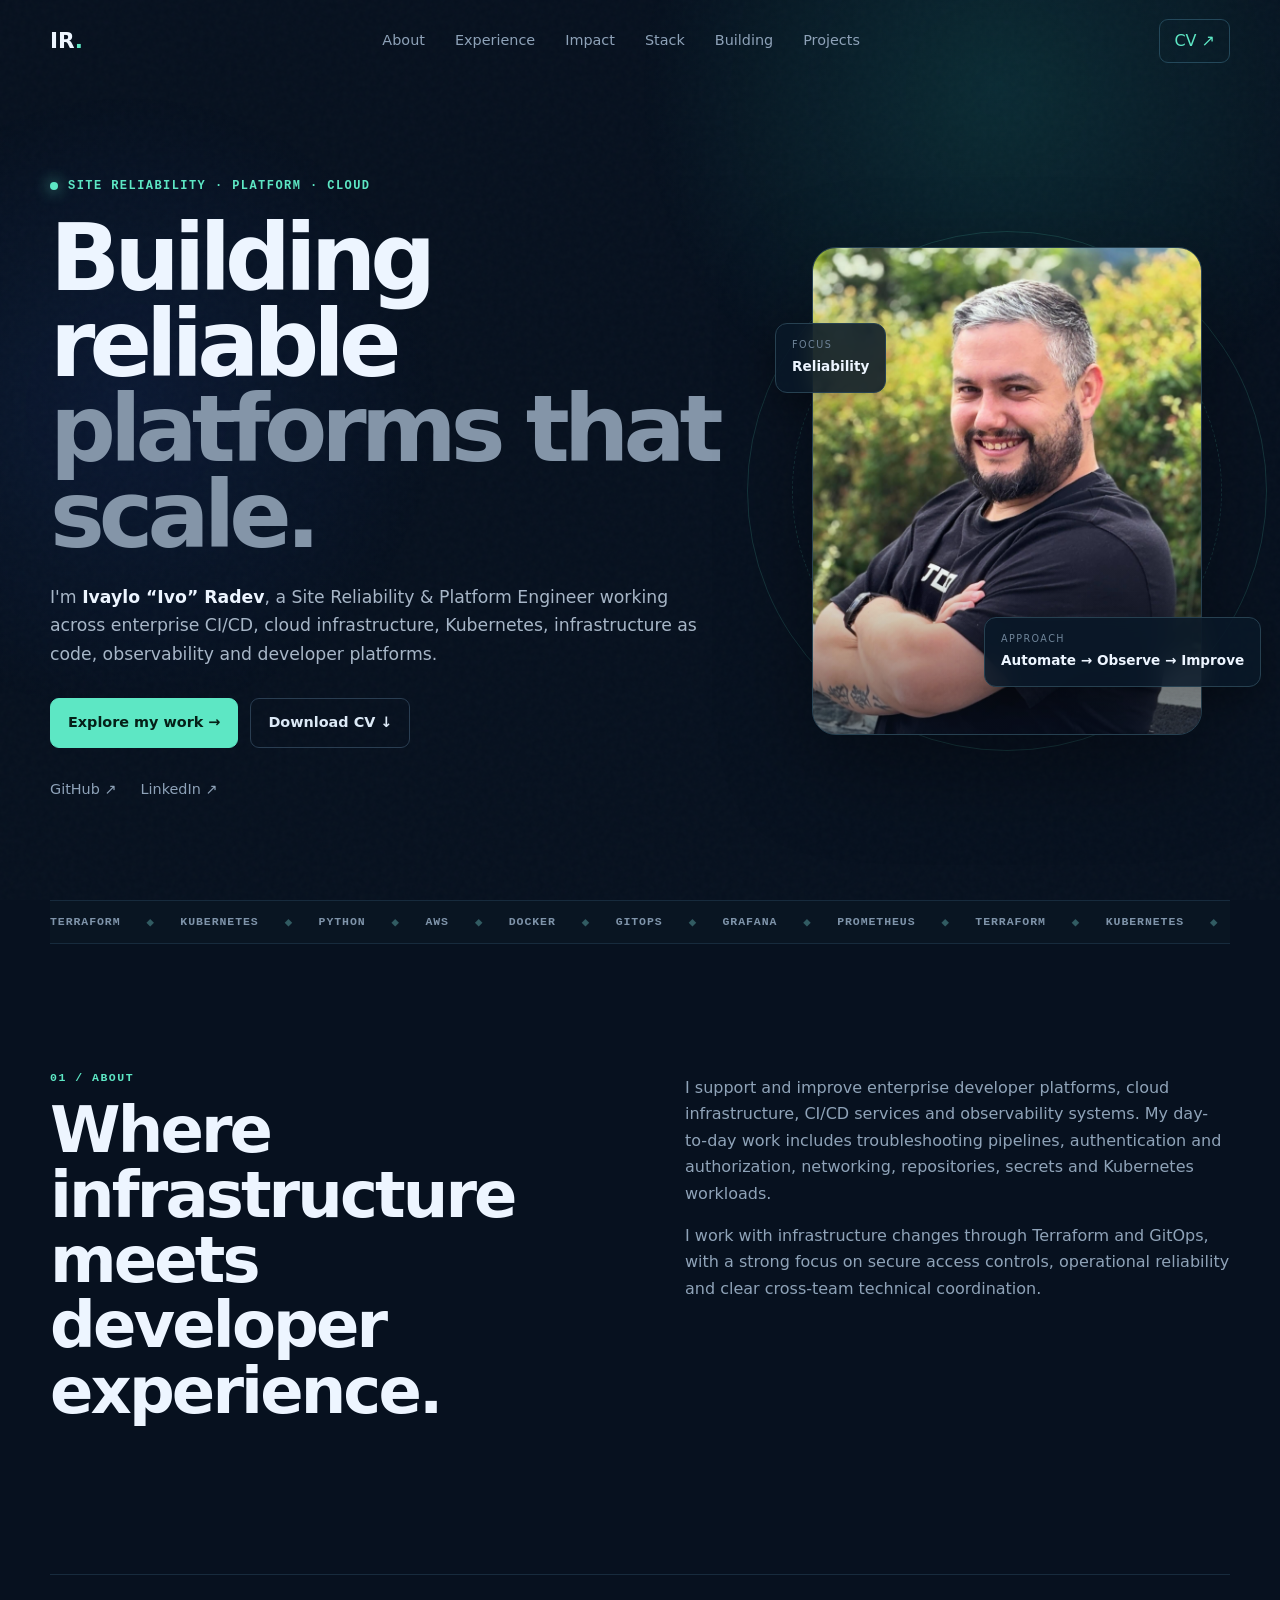
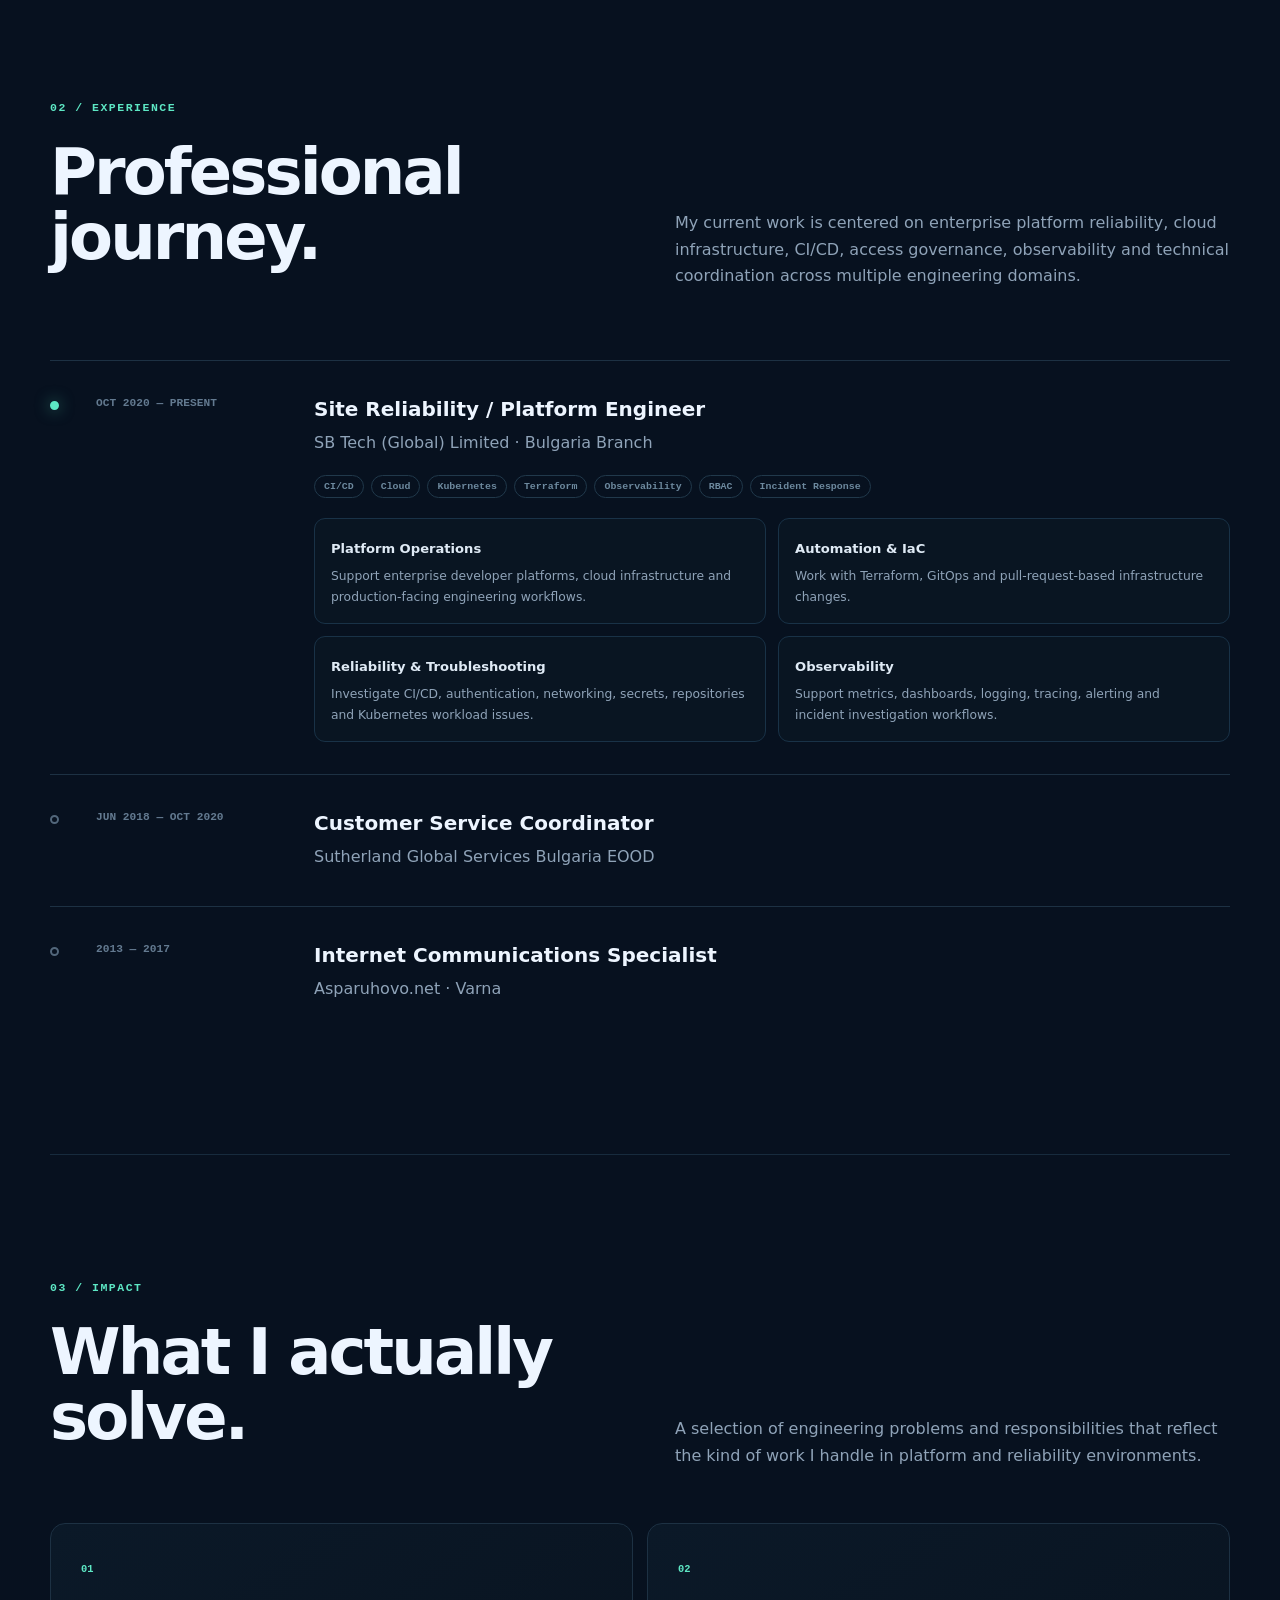
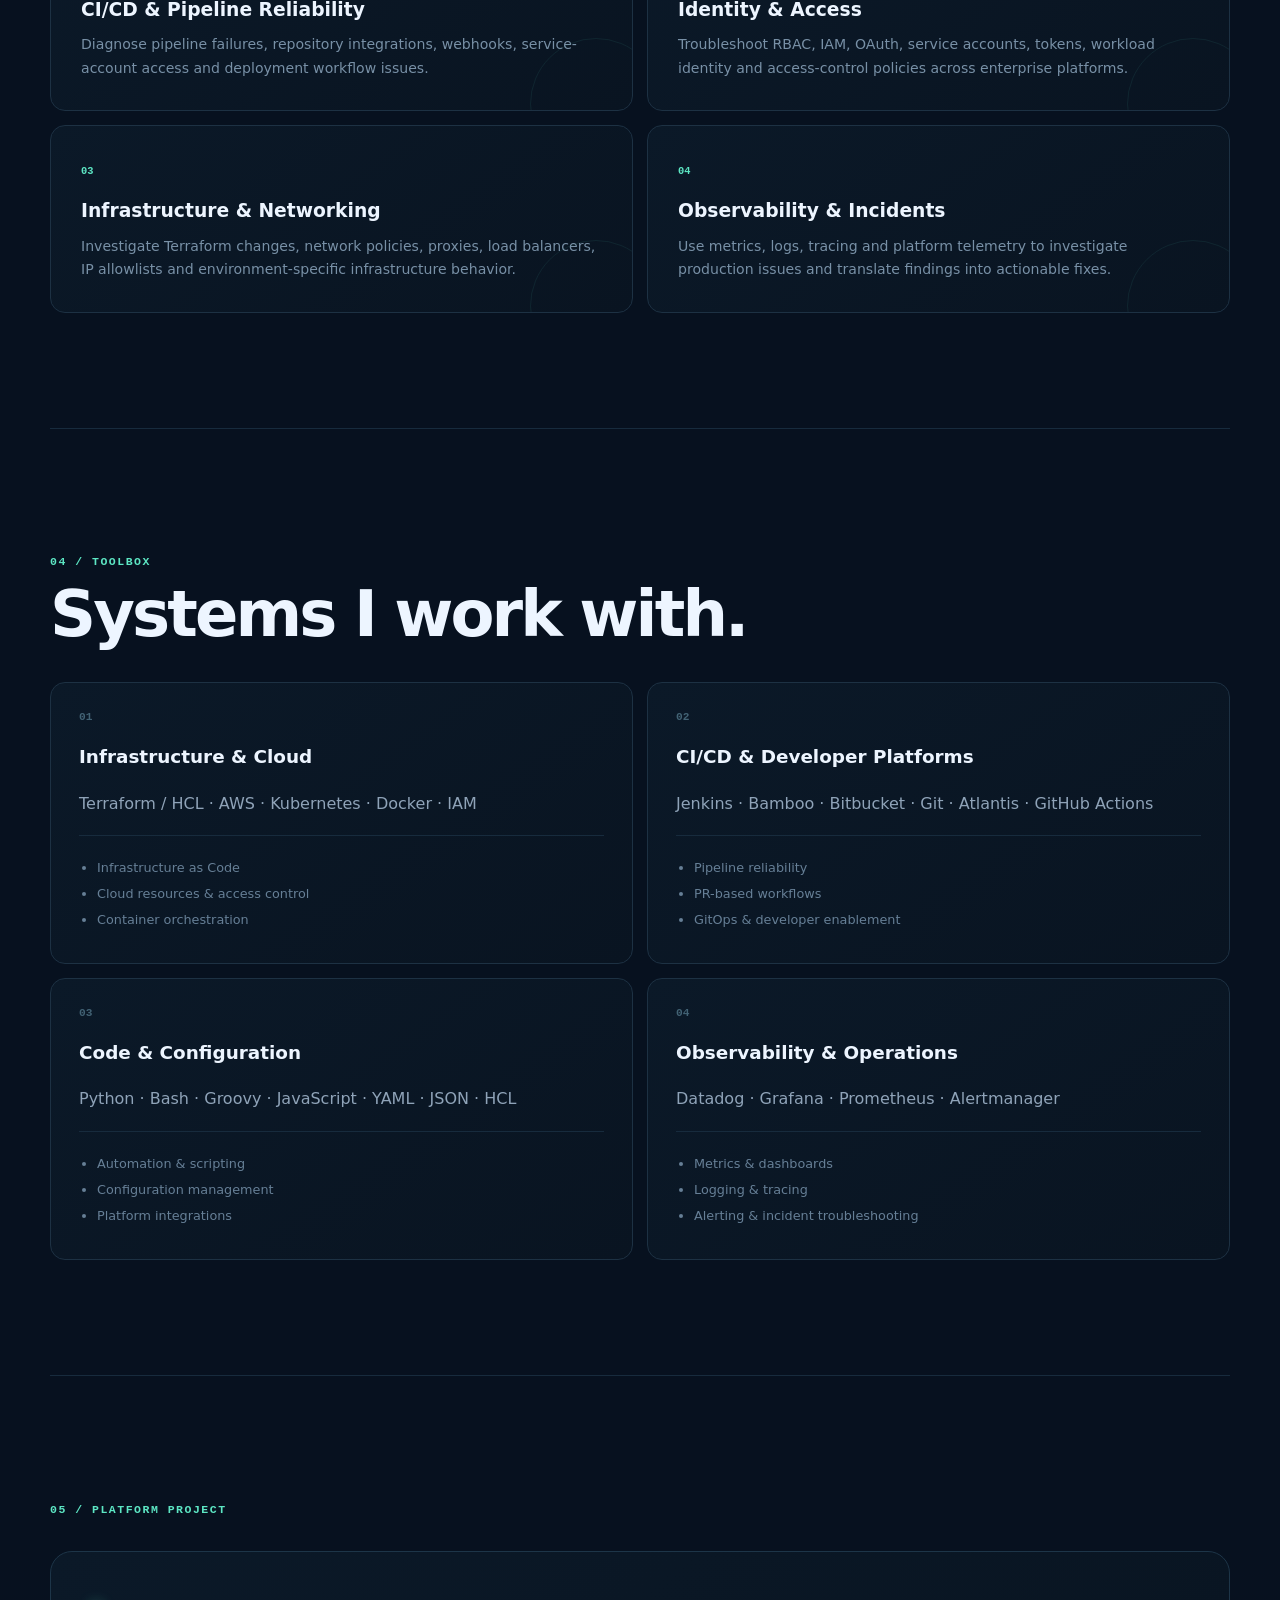
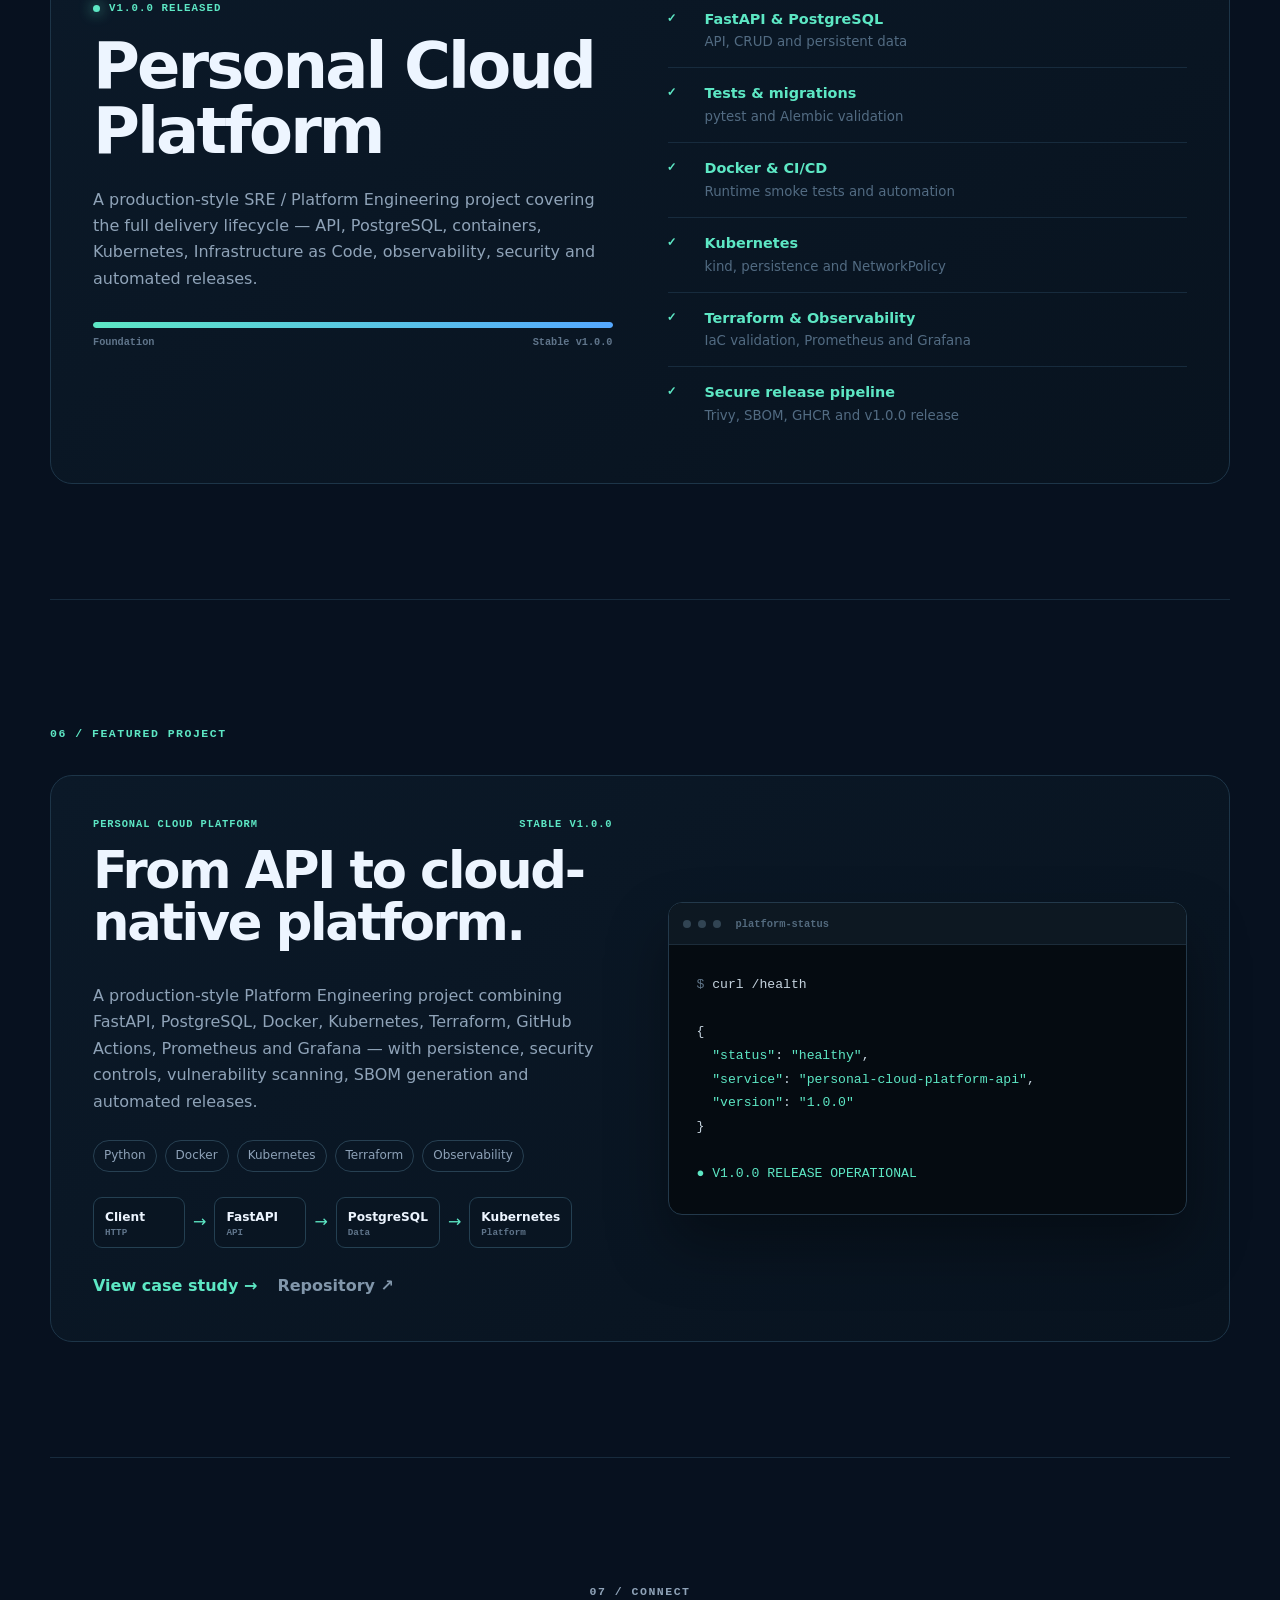
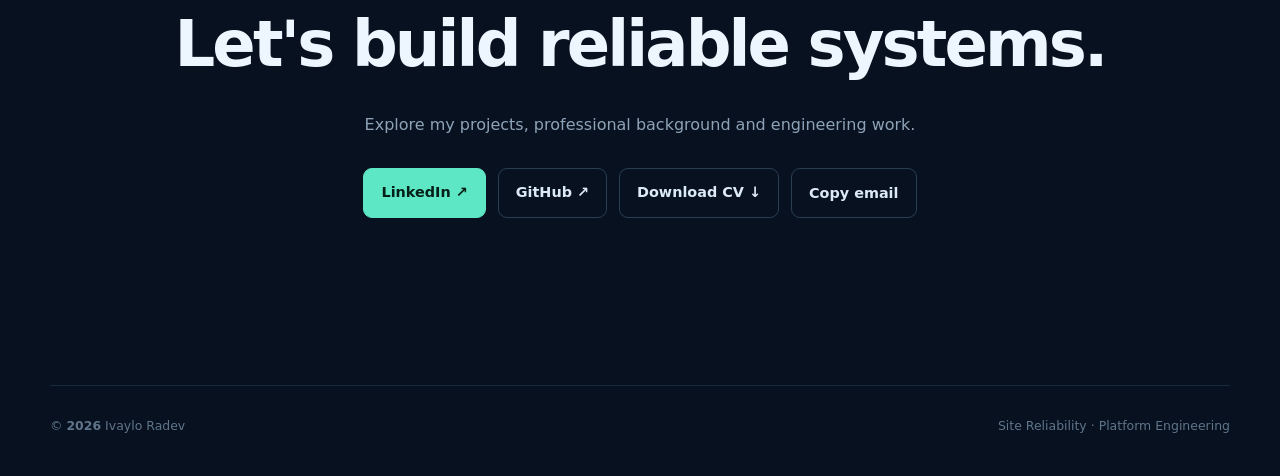
<file: index.html>
<!doctype html>
<html lang="en">
<head>
  <meta charset="UTF-8">
  <meta name="viewport" content="width=device-width, initial-scale=1.0">
  <meta name="description" content="Ivaylo Radev — Site Reliability Engineer and Platform Engineer. Cloud, Kubernetes, Terraform, CI/CD and observability.">
  <meta name="theme-color" content="#07111f">
  <meta property="og:title" content="Ivaylo Radev | SRE & Platform Engineer">
  <meta property="og:description" content="Cloud infrastructure, Kubernetes, Terraform, CI/CD, automation and observability.">
  <meta property="og:type" content="website">
  <meta property="og:image" content="assets/profile.png">
  <meta name="twitter:card" content="summary_large_image">
  <meta name="author" content="Ivaylo Radev">
  <meta name="keywords" content="Site Reliability Engineer, Platform Engineer, SRE, Kubernetes, Terraform, AWS, Python, CI/CD, DevOps">
  <link rel="icon" href="assets/favicon.svg" type="image/svg+xml">
  <title>Ivaylo Radev | SRE & Platform Engineer</title>
  <link rel="stylesheet" href="styles.css">
</head>
<body>
  <div class="noise"></div>
  <header class="nav-shell">
    <a class="brand" href="#home"><span>IR</span><b>.</b></a>

    <button class="menu-toggle" type="button" aria-label="Open navigation" aria-expanded="false">
      <span></span><span></span>
    </button>

    <nav class="main-nav">
      <a href="#about">About</a>
      <a href="#experience">Experience</a>
      <a href="#achievements">Impact</a>
      <a href="#stack">Stack</a>
      <a href="#building">Building</a>
      <a href="#projects">Projects</a>
    </nav>

    <a class="nav-cta" href="assets/Ivaylo-Radev-CV.pdf" target="_blank">CV ↗</a>
  </header>

  <main>
    <section class="hero" id="home">
      <div class="hero-copy reveal">
        <div class="status"><i></i> SITE RELIABILITY · PLATFORM · CLOUD</div>
        <h1>Building reliable<br><span>platforms that scale.</span></h1>
        <p class="lead">I'm <strong>Ivaylo “Ivo” Radev</strong>, a Site Reliability & Platform Engineer working across enterprise CI/CD, cloud infrastructure, Kubernetes, infrastructure as code, observability and developer platforms.</p>
        <div class="actions">
          <a class="btn primary" href="#projects">Explore my work <span>→</span></a>
          <a class="btn ghost" href="assets/Ivaylo-Radev-CV.pdf" download>Download CV ↓</a>
        </div>
        <div class="socials">
          <a href="https://github.com/ivayloapps" target="_blank" rel="noreferrer">GitHub ↗</a>
          <a href="https://www.linkedin.com/in/ivaylo-radev-a04452155/" target="_blank" rel="noreferrer">LinkedIn ↗</a>
        </div>
      </div>
      <div class="portrait-wrap reveal">
        <div class="orbit orbit-one"></div><div class="orbit orbit-two"></div>
        <div class="portrait"><img src="assets/profile.png" alt="Ivaylo Radev"></div>
        <div class="floating-card card-one"><small>FOCUS</small><strong>Reliability</strong></div>
        <div class="floating-card card-two"><small>APPROACH</small><strong>Automate → Observe → Improve</strong></div>
      </div>
    </section>

    <div class="ticker" aria-label="Technology stack"><div class="ticker-track">
      <span>Terraform</span><b>◆</b><span>Kubernetes</span><b>◆</b><span>Python</span><b>◆</b><span>AWS</span><b>◆</b><span>Docker</span><b>◆</b><span>GitOps</span><b>◆</b><span>Grafana</span><b>◆</b><span>Prometheus</span><b>◆</b>
      <span>Terraform</span><b>◆</b><span>Kubernetes</span><b>◆</b><span>Python</span><b>◆</b><span>AWS</span><b>◆</b><span>Docker</span><b>◆</b><span>GitOps</span><b>◆</b><span>Grafana</span><b>◆</b><span>Prometheus</span><b>◆</b>
    </div></div>

    <section class="section two-col" id="about">
      <div><p class="kicker">01 / ABOUT</p><h2>Where infrastructure meets developer experience.</h2></div>
      <div class="body-copy">
        <p>I support and improve enterprise developer platforms, cloud infrastructure, CI/CD services and observability systems. My day-to-day work includes troubleshooting pipelines, authentication and authorization, networking, repositories, secrets and Kubernetes workloads.</p>
        <p>I work with infrastructure changes through Terraform and GitOps, with a strong focus on secure access controls, operational reliability and clear cross-team technical coordination.</p>
      </div>
    </section>

    <section class="section" id="experience">
      <p class="kicker">02 / EXPERIENCE</p>
      <div class="section-head">
        <div><h2>Professional journey.</h2></div>
        <p>My current work is centered on enterprise platform reliability, cloud infrastructure, CI/CD, access governance, observability and technical coordination across multiple engineering domains.</p>
      </div>

      <div class="timeline">
        <article class="active experience-card">
          <div class="dot"></div>
          <div class="when">OCT 2020 — PRESENT</div>
          <div>
            <h3>Site Reliability / Platform Engineer</h3>
            <p>SB Tech (Global) Limited · Bulgaria Branch</p>

            <div class="experience-tags">
              <span>CI/CD</span><span>Cloud</span><span>Kubernetes</span><span>Terraform</span>
              <span>Observability</span><span>RBAC</span><span>Incident Response</span>
            </div>

            <div class="experience-detail-grid">
              <div>
                <strong>Platform Operations</strong>
                <p>Support enterprise developer platforms, cloud infrastructure and production-facing engineering workflows.</p>
              </div>
              <div>
                <strong>Automation & IaC</strong>
                <p>Work with Terraform, GitOps and pull-request-based infrastructure changes.</p>
              </div>
              <div>
                <strong>Reliability & Troubleshooting</strong>
                <p>Investigate CI/CD, authentication, networking, secrets, repositories and Kubernetes workload issues.</p>
              </div>
              <div>
                <strong>Observability</strong>
                <p>Support metrics, dashboards, logging, tracing, alerting and incident investigation workflows.</p>
              </div>
            </div>
          </div>
        </article>

        <article>
          <div class="dot"></div>
          <div class="when">JUN 2018 — OCT 2020</div>
          <div><h3>Customer Service Coordinator</h3><p>Sutherland Global Services Bulgaria EOOD</p></div>
        </article>

        <article>
          <div class="dot"></div>
          <div class="when">2013 — 2017</div>
          <div><h3>Internet Communications Specialist</h3><p>Asparuhovo.net · Varna</p></div>
        </article>
      </div>
    </section>

    <section class="section" id="achievements">
      <p class="kicker">03 / IMPACT</p>
      <div class="section-head">
        <div><h2>What I actually solve.</h2></div>
        <p>A selection of engineering problems and responsibilities that reflect the kind of work I handle in platform and reliability environments.</p>
      </div>

      <div class="impact-grid">
        <article>
          <span class="impact-index">01</span>
          <h3>CI/CD & Pipeline Reliability</h3>
          <p>Diagnose pipeline failures, repository integrations, webhooks, service-account access and deployment workflow issues.</p>
        </article>
        <article>
          <span class="impact-index">02</span>
          <h3>Identity & Access</h3>
          <p>Troubleshoot RBAC, IAM, OAuth, service accounts, tokens, workload identity and access-control policies across enterprise platforms.</p>
        </article>
        <article>
          <span class="impact-index">03</span>
          <h3>Infrastructure & Networking</h3>
          <p>Investigate Terraform changes, network policies, proxies, load balancers, IP allowlists and environment-specific infrastructure behavior.</p>
        </article>
        <article>
          <span class="impact-index">04</span>
          <h3>Observability & Incidents</h3>
          <p>Use metrics, logs, tracing and platform telemetry to investigate production issues and translate findings into actionable fixes.</p>
        </article>
      </div>
    </section>

    <section class="section" id="stack">
      <p class="kicker">04 / TOOLBOX</p><h2>Systems I work with.</h2>
      <div class="stack-grid">
        <article class="tool-card"><div class="num">01</div><h3>Infrastructure & Cloud</h3><p>Terraform / HCL · AWS · Kubernetes · Docker · IAM</p><ul><li>Infrastructure as Code</li><li>Cloud resources & access control</li><li>Container orchestration</li></ul></article>
        <article class="tool-card"><div class="num">02</div><h3>CI/CD & Developer Platforms</h3><p>Jenkins · Bamboo · Bitbucket · Git · Atlantis · GitHub Actions</p><ul><li>Pipeline reliability</li><li>PR-based workflows</li><li>GitOps & developer enablement</li></ul></article>
        <article class="tool-card"><div class="num">03</div><h3>Code & Configuration</h3><p>Python · Bash · Groovy · JavaScript · YAML · JSON · HCL</p><ul><li>Automation & scripting</li><li>Configuration management</li><li>Platform integrations</li></ul></article>
        <article class="tool-card"><div class="num">04</div><h3>Observability & Operations</h3><p>Datadog · Grafana · Prometheus · Alertmanager</p><ul><li>Metrics & dashboards</li><li>Logging & tracing</li><li>Alerting & incident troubleshooting</li></ul></article>
      </div>
    </section>

    <section class="section" id="building">
      <p class="kicker">05 / PLATFORM PROJECT</p>
      <div class="build-panel">
        <div class="build-copy">
          <div class="live-badge"><i></i> V1.0.0 RELEASED</div>
          <h2>Personal Cloud Platform</h2>
          <p>A production-style SRE / Platform Engineering project covering the full delivery lifecycle — API, PostgreSQL, containers, Kubernetes, Infrastructure as Code, observability, security and automated releases.</p>
          <div class="progress"><span style="width:100%"></span></div>
          <div class="progress-label"><span>Foundation</span><span>Stable v1.0.0</span></div>
        </div>
        <div class="roadmap">
          <div class="done"><b>✓</b><span><strong>FastAPI & PostgreSQL</strong><small>API, CRUD and persistent data</small></span></div>
          <div class="done"><b>✓</b><span><strong>Tests & migrations</strong><small>pytest and Alembic validation</small></span></div>
          <div class="done"><b>✓</b><span><strong>Docker & CI/CD</strong><small>Runtime smoke tests and automation</small></span></div>
          <div class="done"><b>✓</b><span><strong>Kubernetes</strong><small>kind, persistence and NetworkPolicy</small></span></div>
          <div class="done"><b>✓</b><span><strong>Terraform & Observability</strong><small>IaC validation, Prometheus and Grafana</small></span></div>
          <div class="done"><b>✓</b><span><strong>Secure release pipeline</strong><small>Trivy, SBOM, GHCR and v1.0.0 release</small></span></div>
        </div>
      </div>
    </section>

    <section class="section" id="projects">
      <p class="kicker">06 / FEATURED PROJECT</p>
      <div class="project">
        <div class="project-copy">
          <div class="project-meta"><span>PERSONAL CLOUD PLATFORM</span><span>STABLE V1.0.0</span></div>
          <h2>From API to cloud-native platform.</h2>
          <p>A production-style Platform Engineering project combining FastAPI, PostgreSQL, Docker, Kubernetes, Terraform, GitHub Actions, Prometheus and Grafana — with persistence, security controls, vulnerability scanning, SBOM generation and automated releases.</p>
          <div class="chips"><span>Python</span><span>Docker</span><span>Kubernetes</span><span>Terraform</span><span>Observability</span></div>
          <div class="architecture">
            <div><b>Client</b><small>HTTP</small></div><i>→</i>
            <div><b>FastAPI</b><small>API</small></div><i>→</i>
            <div><b>PostgreSQL</b><small>Data</small></div><i>→</i>
            <div><b>Kubernetes</b><small>Platform</small></div>
          </div>
          <div class="project-actions">
            <a class="project-link" href="projects/personal-cloud-platform.html">View case study <span>→</span></a>
            <a class="project-link secondary-link" href="https://github.com/ivayloapps/personal-cloud-platform" target="_blank" rel="noreferrer">Repository <span>↗</span></a>
          </div>
        </div>
        <div class="terminal">
          <div class="terminal-bar"><i></i><i></i><i></i><span>platform-status</span></div>
          <pre><code><span class="muted">$</span> curl /health

{
  <span class="key">"status"</span>: <span class="value">"healthy"</span>,
  <span class="key">"service"</span>: <span class="value">"personal-cloud-platform-api"</span>,
  <span class="key">"version"</span>: <span class="value">"1.0.0"</span>
}

<span class="ok">● V1.0.0 RELEASE OPERATIONAL</span></code></pre>
        </div>
      </div>
    </section>

    <section class="contact section" id="contact">
      <p class="kicker">07 / CONNECT</p><h2>Let's build reliable systems.</h2>
      <p>Explore my projects, professional background and engineering work.</p>
      <div class="actions center">
        <a class="btn primary" href="https://www.linkedin.com/in/ivaylo-radev-a04452155/" target="_blank" rel="noreferrer">LinkedIn ↗</a>
        <a class="btn ghost" href="https://github.com/ivayloapps" target="_blank" rel="noreferrer">GitHub ↗</a>
        <a class="btn ghost" href="assets/Ivaylo-Radev-CV.pdf" download>Download CV ↓</a>
        <button class="btn ghost copy-email" type="button" data-email="ivaylo.apps@gmail.com">Copy email</button>
      </div>
      <span class="copy-feedback" aria-live="polite"></span>
    </section>
  </main>

  <footer><span>© <b id="year"></b> Ivaylo Radev</span><span>Site Reliability · Platform Engineering</span></footer>
  <script src="script.js"></script>
</body></html>
</file>
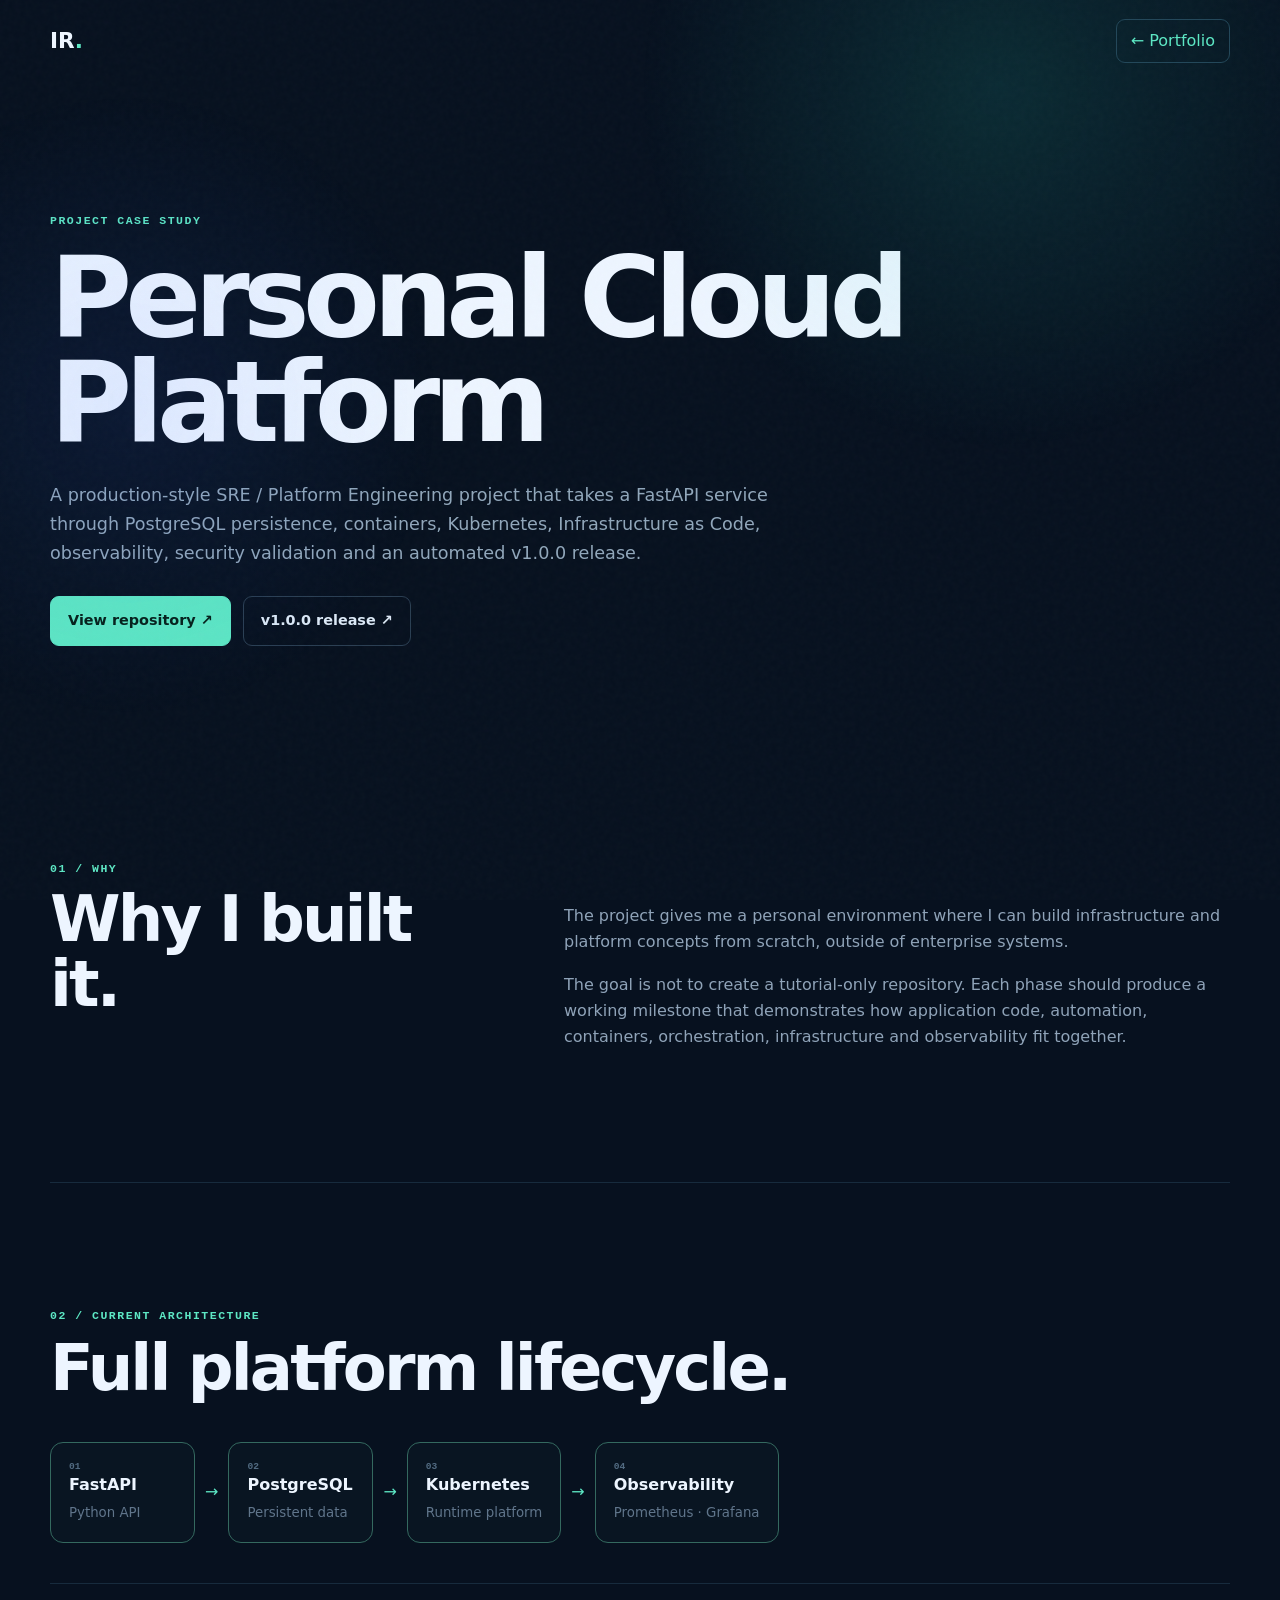
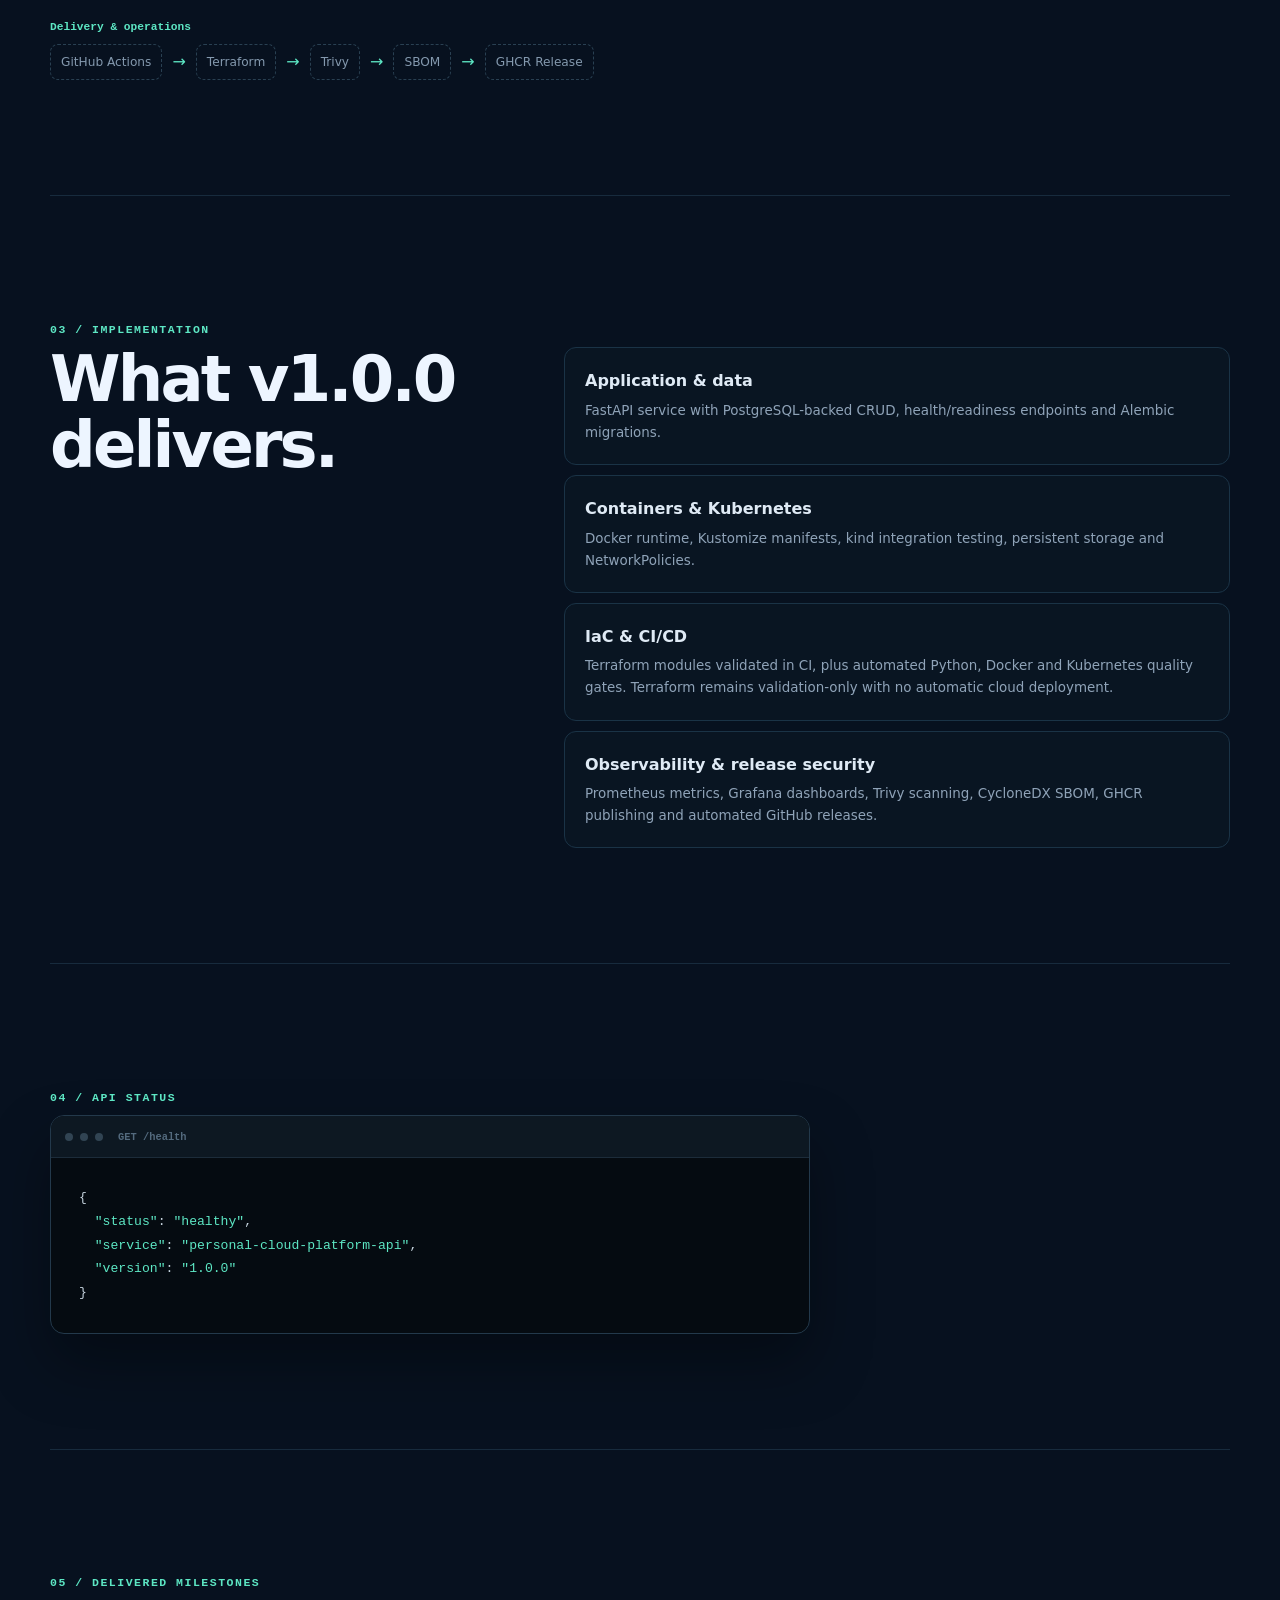
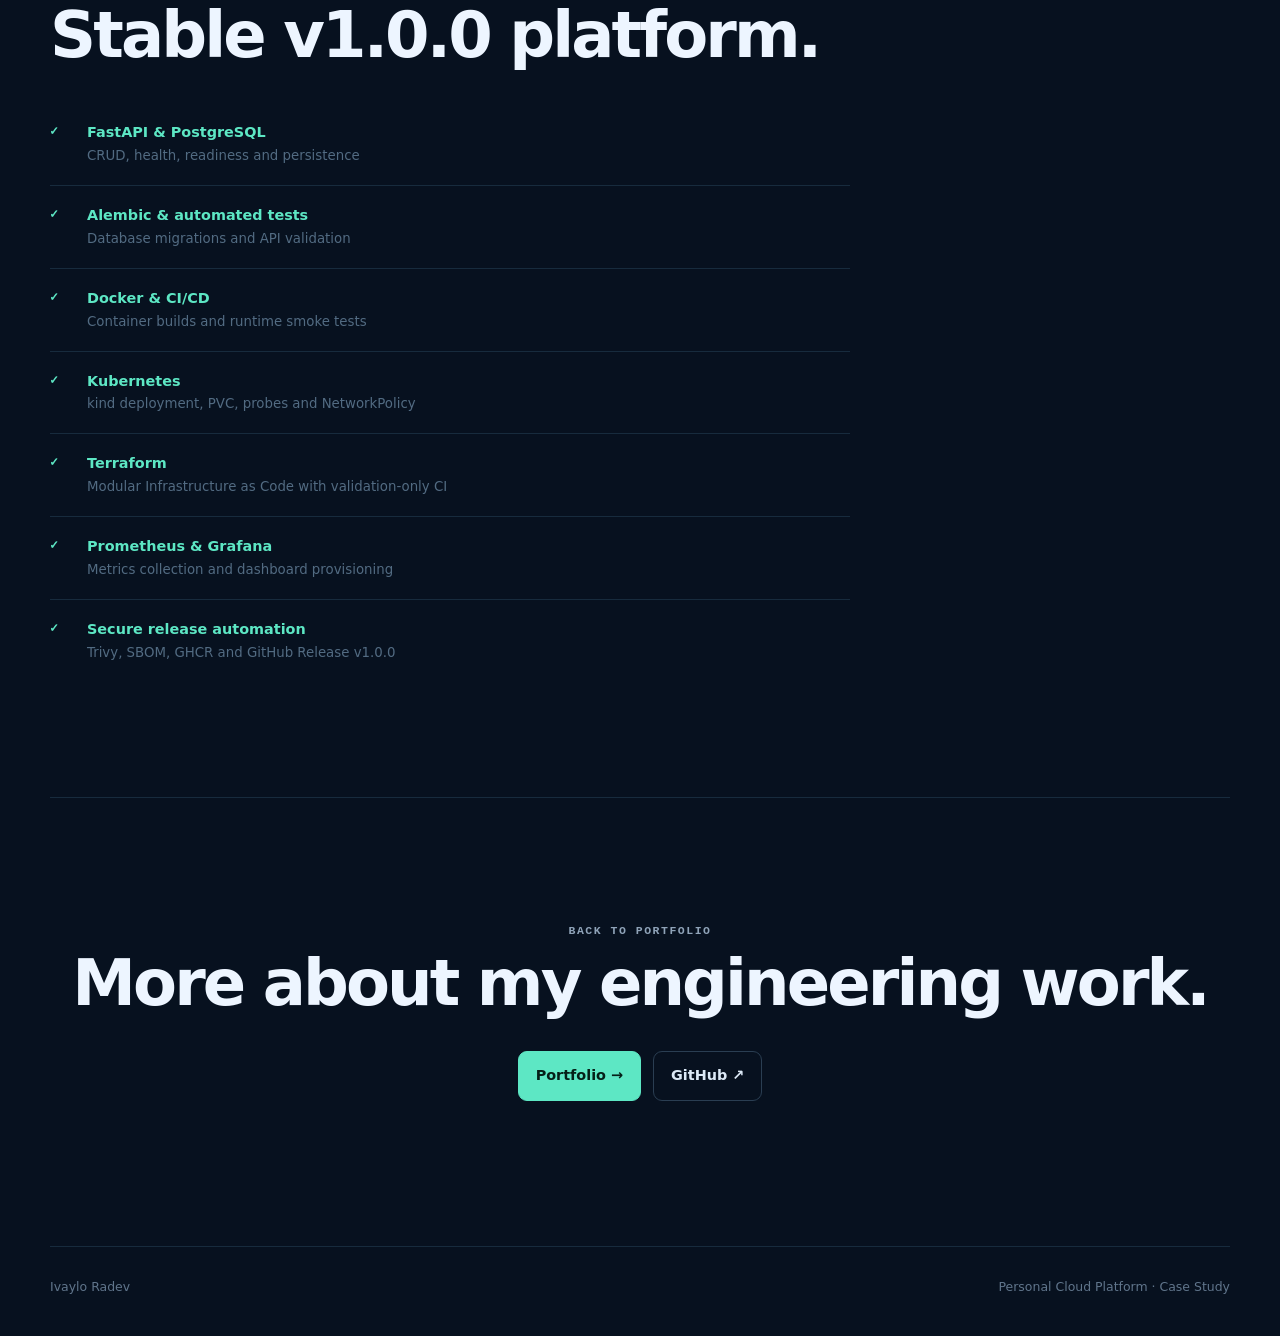
<file: projects/personal-cloud-platform.html>
<!doctype html>
<html lang="en">
<head>
  <meta charset="UTF-8">
  <meta name="viewport" content="width=device-width, initial-scale=1.0">
  <meta name="description" content="Personal Cloud Platform case study by Ivaylo Radev.">
  <meta name="theme-color" content="#07111f">
  <title>Personal Cloud Platform | Ivaylo Radev</title>
  <link rel="icon" href="../assets/favicon.svg" type="image/svg+xml">
  <link rel="stylesheet" href="../styles.css">
</head>
<body>
  <div class="noise"></div>

  <header class="nav-shell">
    <a class="brand" href="../index.html"><span>IR</span><b>.</b></a>
    <a class="nav-cta" href="../index.html#projects">← Portfolio</a>
  </header>

  <main>
    <section class="case-hero">
      <p class="kicker">PROJECT CASE STUDY</p>
      <h1>Personal Cloud Platform</h1>
      <p class="case-lead">A production-style SRE / Platform Engineering project that takes a FastAPI service through PostgreSQL persistence, containers, Kubernetes, Infrastructure as Code, observability, security validation and an automated v1.0.0 release.</p>

      <div class="case-links">
        <a class="btn primary" href="https://github.com/ivayloapps/personal-cloud-platform" target="_blank" rel="noreferrer">View repository ↗</a>
        <a class="btn ghost" href="https://github.com/ivayloapps/personal-cloud-platform/releases/tag/v1.0.0" target="_blank" rel="noreferrer">v1.0.0 release ↗</a>
      </div>
    </section>

    <section class="section case-section">
      <p class="kicker">01 / WHY</p>
      <div class="case-grid">
        <h2>Why I built it.</h2>
        <div>
          <p>The project gives me a personal environment where I can build infrastructure and platform concepts from scratch, outside of enterprise systems.</p>
          <p>The goal is not to create a tutorial-only repository. Each phase should produce a working milestone that demonstrates how application code, automation, containers, orchestration, infrastructure and observability fit together.</p>
        </div>
      </div>
    </section>

    <section class="section case-section">
      <p class="kicker">02 / CURRENT ARCHITECTURE</p>
      <h2>Full platform lifecycle.</h2>

      <div class="architecture-diagram">
        <div class="arch-node active"><span>01</span><strong>FastAPI</strong><small>Python API</small></div>
        <i>→</i>
        <div class="arch-node active"><span>02</span><strong>PostgreSQL</strong><small>Persistent data</small></div>
        <i>→</i>
        <div class="arch-node active"><span>03</span><strong>Kubernetes</strong><small>Runtime platform</small></div>
        <i>→</i>
        <div class="arch-node active"><span>04</span><strong>Observability</strong><small>Prometheus · Grafana</small></div>
      </div>

      <div class="future-architecture">
        <p>Delivery & operations</p>
        <div class="future-flow">
          <span>GitHub Actions</span><i>→</i><span>Terraform</span><i>→</i><span>Trivy</span><i>→</i><span>SBOM</span><i>→</i><span>GHCR Release</span>
        </div>
      </div>
    </section>

    <section class="section case-section">
      <p class="kicker">03 / IMPLEMENTATION</p>
      <div class="case-grid">
        <h2>What v1.0.0 delivers.</h2>
        <div class="case-list">
          <article><b>Application & data</b><p>FastAPI service with PostgreSQL-backed CRUD, health/readiness endpoints and Alembic migrations.</p></article>
          <article><b>Containers & Kubernetes</b><p>Docker runtime, Kustomize manifests, kind integration testing, persistent storage and NetworkPolicies.</p></article>
          <article><b>IaC & CI/CD</b><p>Terraform modules validated in CI, plus automated Python, Docker and Kubernetes quality gates. Terraform remains validation-only with no automatic cloud deployment.</p></article>
          <article><b>Observability & release security</b><p>Prometheus metrics, Grafana dashboards, Trivy scanning, CycloneDX SBOM, GHCR publishing and automated GitHub releases.</p></article>
        </div>
      </div>
    </section>

    <section class="section case-section">
      <p class="kicker">04 / API STATUS</p>
      <div class="terminal case-terminal">
        <div class="terminal-bar"><i></i><i></i><i></i><span>GET /health</span></div>
        <pre><code>{
  <span class="key">"status"</span>: <span class="value">"healthy"</span>,
  <span class="key">"service"</span>: <span class="value">"personal-cloud-platform-api"</span>,
  <span class="key">"version"</span>: <span class="value">"1.0.0"</span>
}</code></pre>
      </div>
    </section>

    <section class="section case-section">
      <p class="kicker">05 / DELIVERED MILESTONES</p>
      <h2>Stable v1.0.0 platform.</h2>
      <div class="roadmap large-roadmap">
        <div class="done"><b>✓</b><span><strong>FastAPI & PostgreSQL</strong><small>CRUD, health, readiness and persistence</small></span></div>
        <div class="done"><b>✓</b><span><strong>Alembic & automated tests</strong><small>Database migrations and API validation</small></span></div>
        <div class="done"><b>✓</b><span><strong>Docker & CI/CD</strong><small>Container builds and runtime smoke tests</small></span></div>
        <div class="done"><b>✓</b><span><strong>Kubernetes</strong><small>kind deployment, PVC, probes and NetworkPolicy</small></span></div>
        <div class="done"><b>✓</b><span><strong>Terraform</strong><small>Modular Infrastructure as Code with validation-only CI</small></span></div>
        <div class="done"><b>✓</b><span><strong>Prometheus & Grafana</strong><small>Metrics collection and dashboard provisioning</small></span></div>
        <div class="done"><b>✓</b><span><strong>Secure release automation</strong><small>Trivy, SBOM, GHCR and GitHub Release v1.0.0</small></span></div>
      </div>
    </section>

    <section class="contact section">
      <p class="kicker">BACK TO PORTFOLIO</p>
      <h2>More about my engineering work.</h2>
      <div class="actions center">
        <a class="btn primary" href="../index.html">Portfolio →</a>
        <a class="btn ghost" href="https://github.com/ivayloapps/personal-cloud-platform" target="_blank" rel="noreferrer">GitHub ↗</a>
      </div>
    </section>
  </main>

  <footer><span>Ivaylo Radev</span><span>Personal Cloud Platform · Case Study</span></footer>
</body>
</html>
</file>
<file: styles.css>
*{box-sizing:border-box}html{scroll-behavior:smooth}body{margin:0;background:#07111f;color:#edf5ff;font-family:Inter,ui-sans-serif,system-ui,-apple-system,"Segoe UI",sans-serif;line-height:1.65;overflow-x:hidden}body:before{content:"";position:fixed;inset:0;background:radial-gradient(circle at 78% 10%,rgba(38,220,190,.13),transparent 28%),radial-gradient(circle at 10% 45%,rgba(56,110,255,.09),transparent 25%);pointer-events:none}.noise{position:fixed;inset:0;opacity:.025;pointer-events:none;background-image:url("data:image/svg+xml,%3Csvg viewBox='0 0 180 180' xmlns='http://www.w3.org/2000/svg'%3E%3Cfilter id='n'%3E%3CfeTurbulence type='fractalNoise' baseFrequency='.9' numOctaves='3' stitchTiles='stitch'/%3E%3C/filter%3E%3Crect width='100%25' height='100%25' filter='url(%23n)'/%3E%3C/svg%3E")}.nav-shell,main,footer{width:min(1180px,calc(100% - 44px));margin:auto}.nav-shell{height:82px;display:flex;align-items:center;justify-content:space-between;position:relative;z-index:10}.brand{font-size:1.35rem;font-weight:900;text-decoration:none;color:#edf5ff}.brand b,.kicker,.status,.project-meta,.key{color:#5de7c4}.nav-shell nav{display:flex;gap:30px}.nav-shell nav a,.socials a{color:#8ea2b8;text-decoration:none;font-size:.9rem}.nav-shell nav a:hover,.socials a:hover{color:#5de7c4}.nav-cta{color:#5de7c4;text-decoration:none;border:1px solid #24485a;border-radius:9px;padding:8px 14px}.hero{min-height:calc(100vh - 82px);display:grid;grid-template-columns:1.2fr .8fr;align-items:center;gap:65px}.status{font:700 .75rem/1 monospace;letter-spacing:.12em;display:flex;align-items:center;gap:10px}.status i{width:8px;height:8px;background:#5de7c4;border-radius:50%;box-shadow:0 0 15px #5de7c4}.hero h1{font-size:clamp(3.8rem,7.2vw,7.4rem);line-height:.93;letter-spacing:-.065em;margin:24px 0}.hero h1 span{color:#8495a8}.lead{max-width:720px;color:#a7b6c7;font-size:1.08rem}.lead strong{color:#edf5ff}.actions{display:flex;gap:12px;margin:30px 0}.btn{padding:12px 17px;border:1px solid #2a3e52;border-radius:9px;text-decoration:none;color:#dce9f6;font-weight:700;font-size:.9rem}.btn.primary{background:#5de7c4;color:#052018;border-color:#5de7c4}.btn:hover{transform:translateY(-2px)}.socials{display:flex;gap:24px}.portrait-wrap{position:relative;display:grid;place-items:center;min-height:560px}.portrait{width:min(390px,90%);aspect-ratio:4/5;border-radius:24px;overflow:hidden;border:1px solid #274151;position:relative;z-index:2;box-shadow:0 30px 90px rgba(0,0,0,.35)}.portrait:after{content:"";position:absolute;inset:0;background:linear-gradient(180deg,transparent 65%,rgba(7,17,31,.55))}.portrait img{width:100%;height:100%;object-fit:cover}.orbit{position:absolute;border:1px solid rgba(93,231,196,.16);border-radius:50%}.orbit-one{width:520px;height:520px}.orbit-two{width:430px;height:430px;border-style:dashed;animation:spin 35s linear infinite}.floating-card{position:absolute;z-index:3;background:rgba(10,25,40,.88);backdrop-filter:blur(12px);border:1px solid #274151;border-radius:12px;padding:13px 16px;box-shadow:0 12px 35px rgba(0,0,0,.3)}.floating-card small{display:block;color:#6f8499;font-size:.6rem;letter-spacing:.15em}.floating-card strong{font-size:.85rem}.card-one{top:20%;left:-2%}.card-two{bottom:15%;right:-7%}.ticker{width:100%;overflow:hidden;border-block:1px solid #172b3d;background:#091522}.ticker-track{display:flex;width:max-content;gap:26px;padding:14px 0;animation:ticker 28s linear infinite;color:#7f94aa;text-transform:uppercase;font:700 .72rem monospace;letter-spacing:.08em}.ticker-track b{color:#315b62}.section{padding:115px 0;border-bottom:1px solid #172b3d}.two-col{display:grid;grid-template-columns:1fr 1fr;gap:90px}.kicker{font:700 .72rem monospace;letter-spacing:.13em}.section h2{font-size:clamp(2.4rem,5vw,4.5rem);line-height:1.02;letter-spacing:-.045em;margin:14px 0 35px}.body-copy,.timeline p,.timeline li,.stack-grid p,.project-copy>p,.contact>p{color:#8fa3b8}.timeline{margin-top:55px}.timeline article{display:grid;grid-template-columns:18px 190px 1fr;gap:28px;padding:32px 0;border-top:1px solid #1d3143;position:relative}.timeline .dot{width:9px;height:9px;border:2px solid #52677b;border-radius:50%;margin-top:8px}.timeline .active .dot{background:#5de7c4;border-color:#5de7c4;box-shadow:0 0 15px rgba(93,231,196,.5)}.when{font:700 .7rem monospace;color:#637a90;padding-top:4px}.timeline h3{margin:0;font-size:1.25rem}.timeline p{margin:4px 0}.timeline ul{padding-left:18px}.stack-grid{display:grid;grid-template-columns:repeat(2,1fr);gap:14px}.stack-grid article{border:1px solid #1d3143;background:linear-gradient(145deg,#0b1928,#091421);border-radius:15px;padding:28px;transition:.25s}.stack-grid article:hover{border-color:#356b70;transform:translateY(-3px)}.num{color:#426274;font:700 .7rem monospace}.stack-grid h3{font-size:1.15rem}.project{display:grid;grid-template-columns:1fr 1fr;gap:55px;background:linear-gradient(145deg,#0b1928,#08131f);border:1px solid #1d3548;border-radius:22px;padding:42px;margin-top:35px}.project-meta{display:flex;justify-content:space-between;font:700 .65rem monospace;letter-spacing:.09em}.project-copy h2{font-size:clamp(2.2rem,4vw,4rem)}.chips{display:flex;flex-wrap:wrap;gap:8px;margin:25px 0}.chips span{border:1px solid #274052;border-radius:999px;padding:5px 10px;color:#8ea2b8;font-size:.75rem}.project-link{color:#5de7c4;text-decoration:none;font-weight:800}.terminal{align-self:center;background:#050b11;border:1px solid #23394b;border-radius:14px;overflow:hidden;box-shadow:0 30px 60px rgba(0,0,0,.35)}.terminal-bar{height:42px;background:#0d1822;border-bottom:1px solid #1c2c3a;display:flex;align-items:center;gap:7px;padding:0 14px}.terminal-bar i{width:8px;height:8px;border-radius:50%;background:#314453}.terminal-bar span{margin-left:8px;color:#536a7e;font:600 .65rem monospace}.terminal pre{margin:0;padding:28px;overflow:auto;color:#c6d4df;font:500 .82rem/1.8 monospace}.muted{color:#607588}.value,.ok{color:#5de7c4}.contact{text-align:center}.contact>p{margin-inline:auto}.center{justify-content:center}footer{display:flex;justify-content:space-between;padding:30px 0;color:#60758b;font-size:.78rem}@keyframes spin{to{transform:rotate(360deg)}}@keyframes ticker{to{transform:translateX(-50%)}}.reveal{animation:rise .8s ease both}@keyframes rise{from{opacity:0;transform:translateY(16px)}to{opacity:1;transform:none}}@media(max-width:900px){.hero{grid-template-columns:1fr;padding:80px 0}.portrait-wrap{min-height:480px}.two-col,.project{grid-template-columns:1fr}.timeline article{grid-template-columns:18px 1fr}.timeline .when{grid-column:2}.stack-grid{grid-template-columns:1fr}.nav-shell nav{display:none}}@media(max-width:560px){.nav-shell,main,footer{width:min(100% - 28px,1180px)}.hero h1{font-size:3.7rem}.portrait-wrap{min-height:410px}.portrait{width:280px}.orbit-one{width:360px;height:360px}.orbit-two{width:310px;height:310px}.card-one{left:0}.card-two{right:0}.section{padding:80px 0}.project{padding:24px}.actions{flex-wrap:wrap}footer{flex-direction:column;gap:8px}}
/* V3: project progress + richer toolbox */
.build-panel{display:grid;grid-template-columns:1fr 1fr;gap:55px;margin-top:35px;padding:42px;border:1px solid #1d3548;border-radius:22px;background:linear-gradient(145deg,#0b1928,#08131f)}
.live-badge{display:inline-flex;align-items:center;gap:9px;color:#5de7c4;font:700 .67rem monospace;letter-spacing:.1em}.live-badge i{width:7px;height:7px;border-radius:50%;background:#5de7c4;box-shadow:0 0 14px #5de7c4;animation:pulse 1.8s ease-in-out infinite}
.build-copy h2{margin-bottom:22px}.build-copy>p{color:#8fa3b8}.progress{height:6px;background:#142738;border-radius:999px;overflow:hidden;margin-top:30px}.progress span{display:block;height:100%;background:linear-gradient(90deg,#5de7c4,#55a8ff);border-radius:999px}.progress-label{display:flex;justify-content:space-between;color:#60758b;font:600 .64rem monospace;margin-top:8px}
.roadmap{display:flex;flex-direction:column}.roadmap>div{display:flex;gap:15px;padding:14px 0;border-bottom:1px solid #172b3d;color:#60758b}.roadmap>div:last-child{border-bottom:0}.roadmap b{width:22px;font-family:monospace}.roadmap span{display:flex;flex-direction:column}.roadmap strong{color:#8fa3b8;font-size:.9rem}.roadmap small{color:#526b82}.roadmap .done b,.roadmap .done strong,.roadmap .current b{color:#5de7c4}.roadmap .current{background:rgba(93,231,196,.035)}
.tool-card small{display:block;color:#526b82;border-top:1px solid #172b3d;margin-top:18px;padding-top:16px}
@keyframes pulse{50%{opacity:.35;transform:scale(.75)}}
@media(max-width:900px){.build-panel{grid-template-columns:1fr}}
@media(max-width:560px){.build-panel{padding:24px}}

/* V4 engineering details */
.tool-card ul{margin:18px 0 0;padding:16px 0 0 18px;border-top:1px solid #172b3d;color:#667f96;font-size:.8rem}.tool-card li{margin:5px 0}.architecture{display:flex;align-items:center;gap:8px;flex-wrap:wrap;margin:25px 0}.architecture div{min-width:92px;padding:9px 11px;border:1px solid #244052;border-radius:9px;background:#091522}.architecture b,.architecture small{display:block}.architecture b{font-size:.76rem}.architecture small{color:#60758b;font:600 .58rem monospace}.architecture i{color:#5de7c4;font-style:normal}.architecture .planned{border-style:dashed;opacity:.65}.copy-email{font-family:inherit;background:transparent;cursor:pointer}.copy-feedback{display:block;min-height:22px;color:#5de7c4;font-size:.75rem}.btn:focus-visible,.nav-shell a:focus-visible{outline:2px solid #5de7c4;outline-offset:3px}

/* V5: mobile navigation, impact section, experience detail and project case study */
.menu-toggle{display:none;background:transparent;border:0;width:42px;height:42px;cursor:pointer;position:relative}
.menu-toggle span{position:absolute;left:9px;width:24px;height:2px;background:#dce9f6;transition:.25s}.menu-toggle span:first-child{top:15px}.menu-toggle span:last-child{top:24px}
.menu-toggle[aria-expanded="true"] span:first-child{transform:translateY(4.5px) rotate(45deg)}
.menu-toggle[aria-expanded="true"] span:last-child{transform:translateY(-4.5px) rotate(-45deg)}
.section-head{display:grid;grid-template-columns:1fr 1fr;gap:70px;align-items:end}.section-head>p{color:#8fa3b8;max-width:560px}
.experience-tags{display:flex;flex-wrap:wrap;gap:7px;margin:18px 0}.experience-tags span{font:700 .62rem monospace;color:#6d899e;border:1px solid #21394b;border-radius:999px;padding:5px 9px}
.experience-detail-grid{display:grid;grid-template-columns:repeat(2,1fr);gap:12px;margin-top:20px}.experience-detail-grid>div{padding:16px;border:1px solid #193247;border-radius:11px;background:#091522}.experience-detail-grid strong{font-size:.82rem;color:#dfeaf5}.experience-detail-grid p{font-size:.77rem;margin:5px 0 0}
.impact-grid{display:grid;grid-template-columns:repeat(2,1fr);gap:14px;margin-top:38px}.impact-grid article{position:relative;padding:30px;border:1px solid #1d3143;border-radius:15px;background:linear-gradient(145deg,#0b1928,#091421);overflow:hidden}.impact-grid article:after{content:"";position:absolute;inset:auto -30px -60px auto;width:130px;height:130px;border:1px solid rgba(93,231,196,.08);border-radius:50%}.impact-index{font:700 .65rem monospace;color:#5de7c4}.impact-grid h3{margin:14px 0 8px}.impact-grid p{color:#7890a6;margin:0;font-size:.88rem}
.project-actions{display:flex;flex-wrap:wrap;gap:20px;align-items:center}.secondary-link{color:#8196aa}
.case-hero{padding:120px 0 90px;max-width:900px}.case-hero h1{font-size:clamp(4rem,9vw,7rem);line-height:.94;letter-spacing:-.06em;margin:18px 0 26px}.case-lead{font-size:1.1rem;color:#91a7bb;max-width:780px}.case-links{display:flex;gap:12px;margin-top:28px}
.case-grid{display:grid;grid-template-columns:.8fr 1.2fr;gap:70px}.case-grid h2{margin-top:0}.case-grid p{color:#8fa3b8}.case-list{display:grid;gap:10px}.case-list article{padding:20px;border:1px solid #1a3346;border-radius:12px;background:#091522}.case-list b{color:#dfeaf5}.case-list p{margin:5px 0 0;font-size:.84rem}
.architecture-diagram{display:flex;align-items:center;gap:10px;flex-wrap:wrap;margin:40px 0}.arch-node{min-width:145px;padding:18px;border:1px solid #20394c;border-radius:13px;background:#091522}.arch-node span,.arch-node strong,.arch-node small{display:block}.arch-node span{color:#526b82;font:700 .6rem monospace}.arch-node small{color:#60758b;margin-top:4px}.arch-node.active{border-color:#34695f}.arch-node.current{border-color:#5de7c4;box-shadow:0 0 30px rgba(93,231,196,.08)}.architecture-diagram>i,.future-flow i{font-style:normal;color:#5de7c4}
.future-architecture{margin-top:26px;padding-top:26px;border-top:1px solid #172b3d}.future-architecture>p{color:#5de7c4;font:700 .7rem monospace}.future-flow{display:flex;flex-wrap:wrap;gap:10px;align-items:center}.future-flow span{color:#8499ae;border:1px dashed #294052;border-radius:8px;padding:7px 10px;font-size:.76rem}.case-terminal{max-width:760px}.large-roadmap{max-width:800px}.case-section .roadmap>div{padding:18px 0}
@media(max-width:900px){
  .menu-toggle{display:block;z-index:20}
  .nav-shell{position:relative}
  .nav-shell .main-nav{display:none;position:absolute;top:70px;left:0;right:0;z-index:19;flex-direction:column;gap:0;padding:10px;background:rgba(7,17,31,.97);backdrop-filter:blur(14px);border:1px solid #1d3143;border-radius:12px;box-shadow:0 20px 50px rgba(0,0,0,.35)}
  .nav-shell .main-nav.open{display:flex}
  .nav-shell .main-nav a{padding:12px;border-bottom:1px solid #13283a}
  .nav-shell .main-nav a:last-child{border-bottom:0}
  .section-head,.case-grid{grid-template-columns:1fr;gap:20px}
  .impact-grid{grid-template-columns:1fr}
}
@media(max-width:700px){
  .experience-detail-grid{grid-template-columns:1fr}
  .case-links{flex-wrap:wrap}
}


/* =========================================================
   V6 — iPhone / small-screen layout fixes
   ========================================================= */

@media (max-width: 700px) {
  /* Keep all content inside the iPhone viewport */
  html, body {
    width: 100%;
    max-width: 100%;
    overflow-x: hidden;
  }

  .nav-shell,
  main,
  footer {
    width: calc(100% - 30px);
    max-width: 100%;
  }

  /* Hero */
  .hero {
    min-height: auto;
    padding: 58px 0 72px;
    gap: 34px;
  }

  .hero h1 {
    font-size: clamp(3rem, 14vw, 4.35rem);
    line-height: .95;
    overflow-wrap: normal;
    word-break: normal;
  }

  .hero h2 {
    font-size: clamp(1.45rem, 6vw, 2.2rem);
  }

  .lead {
    font-size: .98rem;
    line-height: 1.7;
  }

  .actions {
    display: grid;
    grid-template-columns: 1fr;
    width: 100%;
    gap: 10px;
  }

  .actions .btn,
  .actions button {
    width: 100%;
    text-align: center;
  }

  .portrait-wrap {
    min-height: 370px;
  }

  .portrait {
    width: min(285px, 80vw);
  }

  .orbit-one {
    width: 330px;
    height: 330px;
  }

  .orbit-two {
    width: 285px;
    height: 285px;
  }

  /* General sections */
  .section {
    padding: 74px 0;
  }

  .section h2 {
    font-size: clamp(2.15rem, 10vw, 3.2rem);
    line-height: 1.05;
  }

  .section-head,
  .two-col,
  .case-grid {
    grid-template-columns: 1fr;
    gap: 22px;
  }

  /*
    Critical iPhone fix:
    the desktop timeline uses three grid columns.
    On mobile the content was auto-flowing into the tiny dot column,
    which caused headings and paragraphs to wrap one word per line.
  */
  .timeline {
    margin-top: 34px;
  }

  .timeline article,
  .timeline article.active {
    display: block;
    position: relative;
    width: 100%;
    min-width: 0;
    padding: 30px 0 30px 24px;
  }

  .timeline .dot {
    position: absolute;
    left: 0;
    top: 36px;
    margin: 0;
  }

  .timeline .when {
    display: block;
    width: 100%;
    padding: 0;
    margin: 0 0 12px;
    font-size: .66rem;
    line-height: 1.4;
  }

  .timeline article > div:last-child {
    display: block;
    width: 100%;
    min-width: 0;
    max-width: none;
  }

  .timeline h3 {
    width: 100%;
    max-width: none;
    margin: 0 0 4px;
    font-size: 1.35rem;
    line-height: 1.3;
    word-break: normal;
    overflow-wrap: normal;
    hyphens: none;
  }

  .timeline p,
  .timeline li {
    width: 100%;
    max-width: none;
    word-break: normal;
    overflow-wrap: break-word;
  }

  .experience-tags {
    display: flex;
    flex-wrap: wrap;
    width: 100%;
    gap: 7px;
    margin: 18px 0;
  }

  .experience-tags span {
    white-space: nowrap;
  }

  .experience-detail-grid {
    display: grid;
    grid-template-columns: 1fr;
    width: 100%;
    gap: 12px;
  }

  .experience-detail-grid > div {
    width: 100%;
    min-width: 0;
    padding: 18px;
  }

  .experience-detail-grid strong,
  .experience-detail-grid p {
    width: 100%;
    max-width: none;
    word-break: normal;
  }

  /* Impact and toolbox cards */
  .impact-grid,
  .stack-grid {
    grid-template-columns: 1fr;
  }

  .impact-grid article,
  .stack-grid article {
    width: 100%;
    min-width: 0;
    padding: 22px;
  }

  /* Currently building and project */
  .build-panel,
  .project {
    grid-template-columns: 1fr;
    width: 100%;
    padding: 22px;
    gap: 30px;
    border-radius: 16px;
  }

  .project-meta {
    flex-direction: column;
    align-items: flex-start;
    gap: 5px;
  }

  .architecture {
    display: grid;
    grid-template-columns: 1fr;
    width: 100%;
  }

  .architecture > i {
    justify-self: center;
    transform: rotate(90deg);
  }

  .architecture > div {
    width: 100%;
  }

  .terminal {
    width: 100%;
    max-width: 100%;
  }

  .terminal pre {
    padding: 18px 14px;
    font-size: .68rem;
    line-height: 1.65;
    max-width: 100%;
  }

  /* Case-study page */
  .case-hero {
    padding: 74px 0 60px;
  }

  .case-hero h1 {
    font-size: clamp(3rem, 14vw, 4.5rem);
    word-break: normal;
  }

  .case-links {
    display: grid;
    grid-template-columns: 1fr;
  }

  .architecture-diagram,
  .future-flow {
    display: grid;
    grid-template-columns: 1fr;
    width: 100%;
  }

  .architecture-diagram > i,
  .future-flow > i {
    justify-self: center;
    transform: rotate(90deg);
  }

  .arch-node {
    width: 100%;
    min-width: 0;
  }

  footer {
    flex-direction: column;
    gap: 7px;
  }
}

@media (max-width: 390px) {
  .nav-shell,
  main,
  footer {
    width: calc(100% - 24px);
  }

  .hero h1 {
    font-size: 2.85rem;
  }

  .portrait-wrap {
    min-height: 330px;
  }

  .portrait {
    width: 245px;
  }

  .orbit-one {
    width: 285px;
    height: 285px;
  }

  .orbit-two {
    width: 245px;
    height: 245px;
  }

  .floating-card {
    display: none;
  }

  .timeline article,
  .timeline article.active {
    padding-left: 20px;
  }

  .experience-detail-grid > div,
  .impact-grid article,
  .stack-grid article,
  .build-panel,
  .project {
    padding: 18px;
  }
}
</file>
